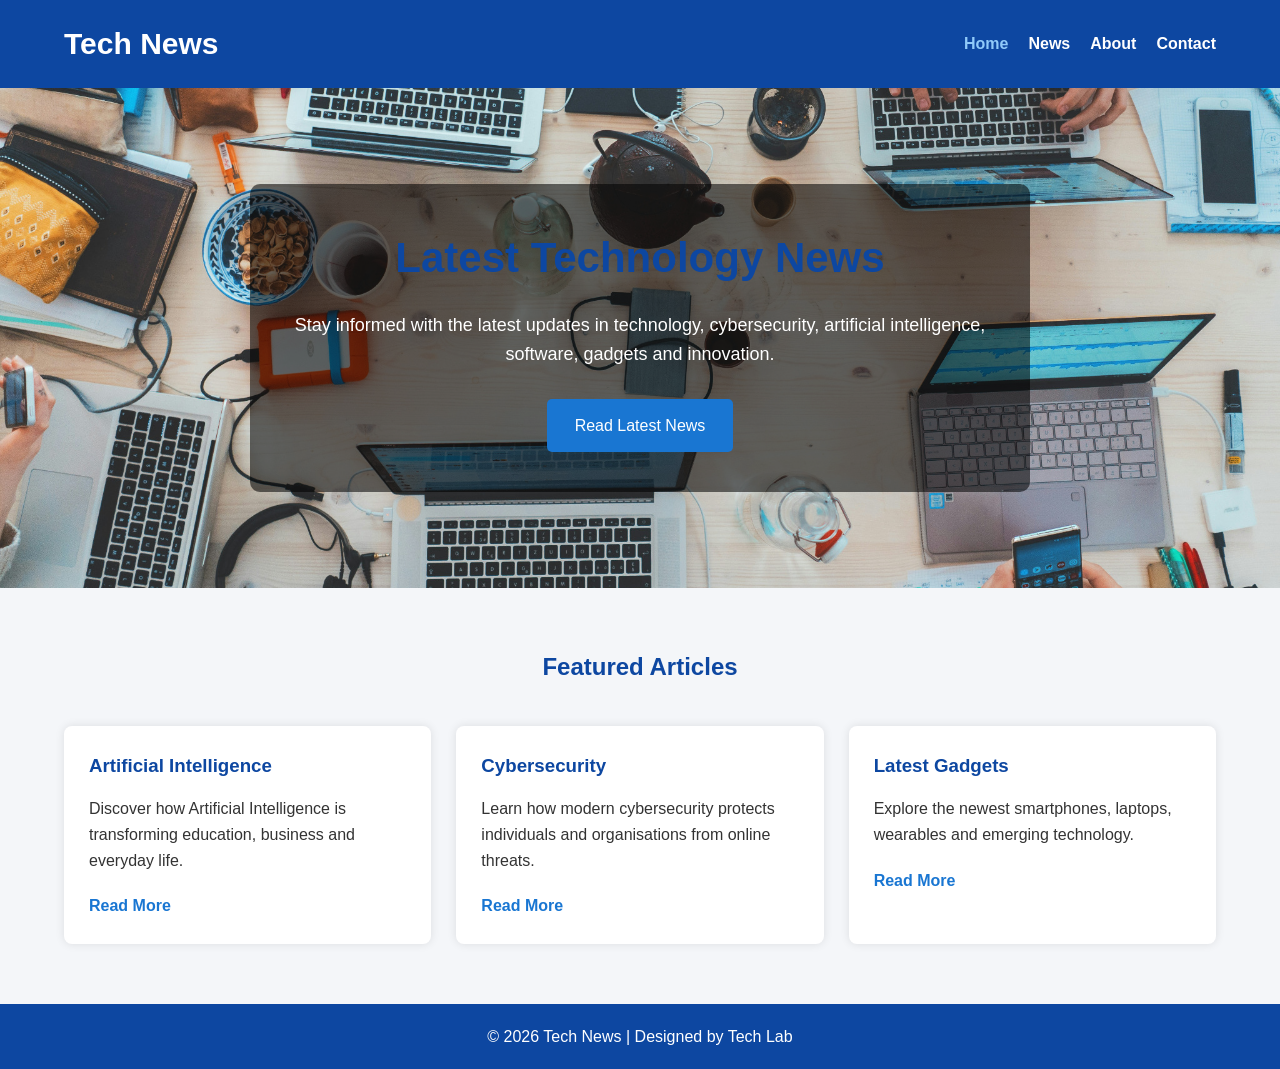
<file: index.html>
<!DOCTYPE html>
<html lang="en">

<head>

<meta charset="UTF-8">
<meta name="viewport" content="width=device-width, initial-scale=1.0">

<title>Tech News | Home</title>

<link rel="stylesheet" href="css/style.css">

</head>

<body>

<header>

<div class="container">

<h1>Tech News</h1>

<nav>

<ul>

<li><a href="index.html" class="active">Home</a></li>
<li><a href="news.html">News</a></li>
<li><a href="about.html">About</a></li>
<li><a href="contact.html">Contact</a></li>

</ul>

</nav>

</div>

</header>

<section class="hero">

<div class="hero-content">

<h2>Latest Technology News</h2>

<p>
Stay informed with the latest updates in technology,
cybersecurity, artificial intelligence,
software, gadgets and innovation.
</p>

<a href="news.html" class="button">Read Latest News</a>

</div>

</section>

<section class="featured">

<h2>Featured Articles</h2>

<div class="cards">

<div class="card">

<h3>Artificial Intelligence</h3>

<p>
Discover how Artificial Intelligence is transforming education,
business and everyday life.
</p>

<a href="news.html">Read More</a>

</div>

<div class="card">

<h3>Cybersecurity</h3>

<p>
Learn how modern cybersecurity protects individuals
and organisations from online threats.
</p>

<a href="news.html">Read More</a>

</div>

<div class="card">

<h3>Latest Gadgets</h3>

<p>
Explore the newest smartphones, laptops,
wearables and emerging technology.
</p>

<a href="news.html">Read More</a>

</div>

</div>

</section>

<footer>

<p>

&copy; 2026 Tech News | Designed by Tech Lab

</p>

</footer>

<script src="js/script.js"></script>

</body>

</html>
</file>
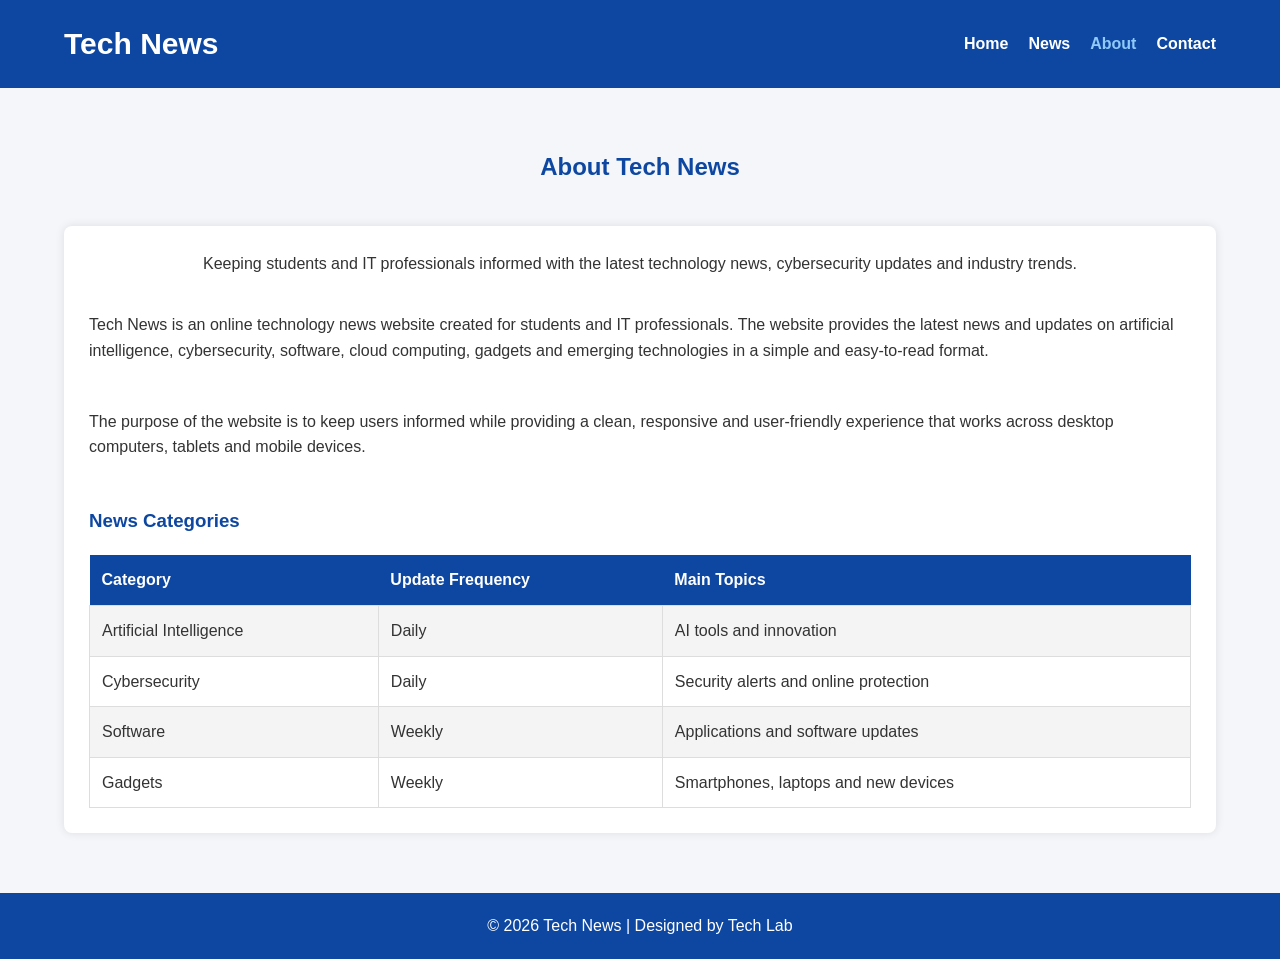
<file: about.html>
<!DOCTYPE html>
<html lang="en">

<head>
    <meta charset="UTF-8">
    <meta name="viewport" content="width=device-width, initial-scale=1.0">
    <title>Tech News | About</title>

    <link rel="stylesheet" href="css/style.css">
</head>

<body>

<header>

    <div class="container">

        <h1>Tech News</h1>

        <nav>
            <ul>
                <li><a href="index.html">Home</a></li>
                <li><a href="news.html">News</a></li>
                <li><a href="about.html" class="active">About</a></li>
                <li><a href="contact.html">Contact</a></li>
            </ul>
        </nav>

    </div>

</header>

<section class="featured">

    <h2>About Tech News</h2>

    <div class="card">

        <p style="text-align:center; margin-bottom:35px;">
         Keeping students and IT professionals informed with the latest technology news,
         cybersecurity updates and industry trends.
       </p>

        <p>
            Tech News is an online technology news website created for students and IT
            professionals. The website provides the latest news and updates on artificial
            intelligence, cybersecurity, software, cloud computing, gadgets and emerging
            technologies in a simple and easy-to-read format.
        </p>

        <br>

        <p>
            The purpose of the website is to keep users informed while providing a clean,
            responsive and user-friendly experience that works across desktop computers,
            tablets and mobile devices.
        </p>

        <br>

        <h3>News Categories</h3>

        <table>

            <tr>
                <th>Category</th>
                <th>Update Frequency</th>
                <th>Main Topics</th>
            </tr>

            <tr>
                <td>Artificial Intelligence</td>
                <td>Daily</td>
                <td>AI tools and innovation</td>
            </tr>

            <tr>
                <td>Cybersecurity</td>
                <td>Daily</td>
                <td>Security alerts and online protection</td>
            </tr>

            <tr>
                <td>Software</td>
                <td>Weekly</td>
                <td>Applications and software updates</td>
            </tr>

            <tr>
                <td>Gadgets</td>
                <td>Weekly</td>
                <td>Smartphones, laptops and new devices</td>
            </tr>

        </table>

    </div>

</section>

<footer>

    <p>&copy; 2026 Tech News | Designed by Tech Lab</p>

</footer>

<script src="js/script.js"></script>

</body>

</html>
</file>
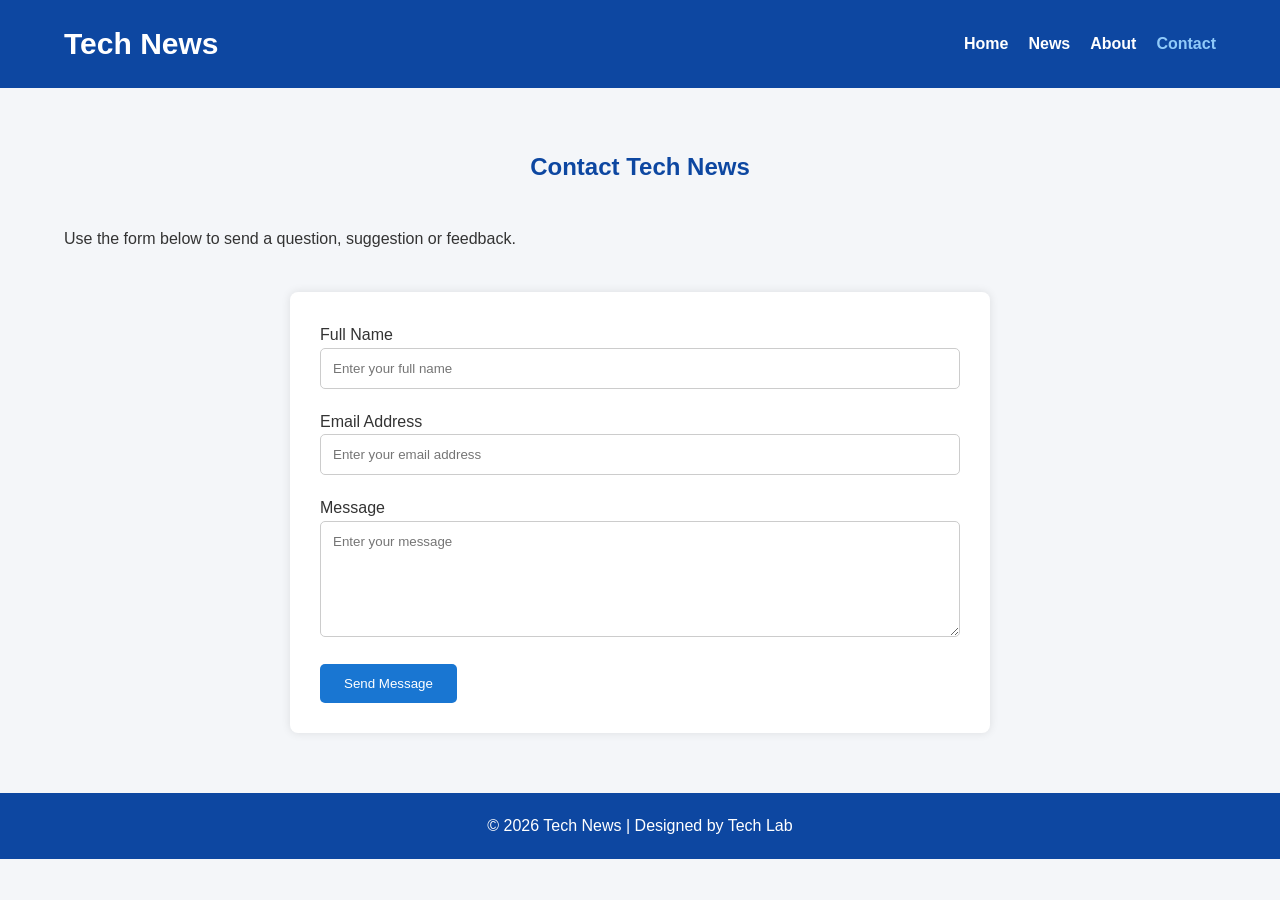
<file: contact.html>
<!DOCTYPE html>
<html lang="en">

<head>
    <meta charset="UTF-8">
    <meta name="viewport" content="width=device-width, initial-scale=1.0">

    <title>Tech News | Contact</title>

    <link rel="stylesheet" href="css/style.css">
</head>

<body>

<header>
    <div class="container">

        <h1>Tech News</h1>

        <nav>
            <ul>
                <li><a href="index.html">Home</a></li>
                <li><a href="news.html">News</a></li>
                <li><a href="about.html">About</a></li>
                <li><a href="contact.html" class="active">Contact</a></li>
            </ul>
        </nav>

    </div>
</header>

<section class="featured">

    <h2>Contact Tech News</h2>

    <p class="contact-intro">
        Use the form below to send a question, suggestion or feedback.
    </p>

    <form id="contactForm">

        <label for="name">Full Name</label>
        <input
            type="text"
            id="name"
            name="name"
            placeholder="Enter your full name"
            required
        >

        <label for="email">Email Address</label>
        <input
            type="email"
            id="email"
            name="email"
            placeholder="Enter your email address"
            required
        >

        <label for="message">Message</label>
        <textarea
            id="message"
            name="message"
            rows="6"
            placeholder="Enter your message"
            required
        ></textarea>

        <button type="submit">Send Message</button>

        <p id="formMessage"></p>

    </form>

</section>

<footer>
    <p>&copy; 2026 Tech News | Designed by Tech Lab</p>
</footer>

<script src="js/script.js"></script>

</body>

</html>
</file>
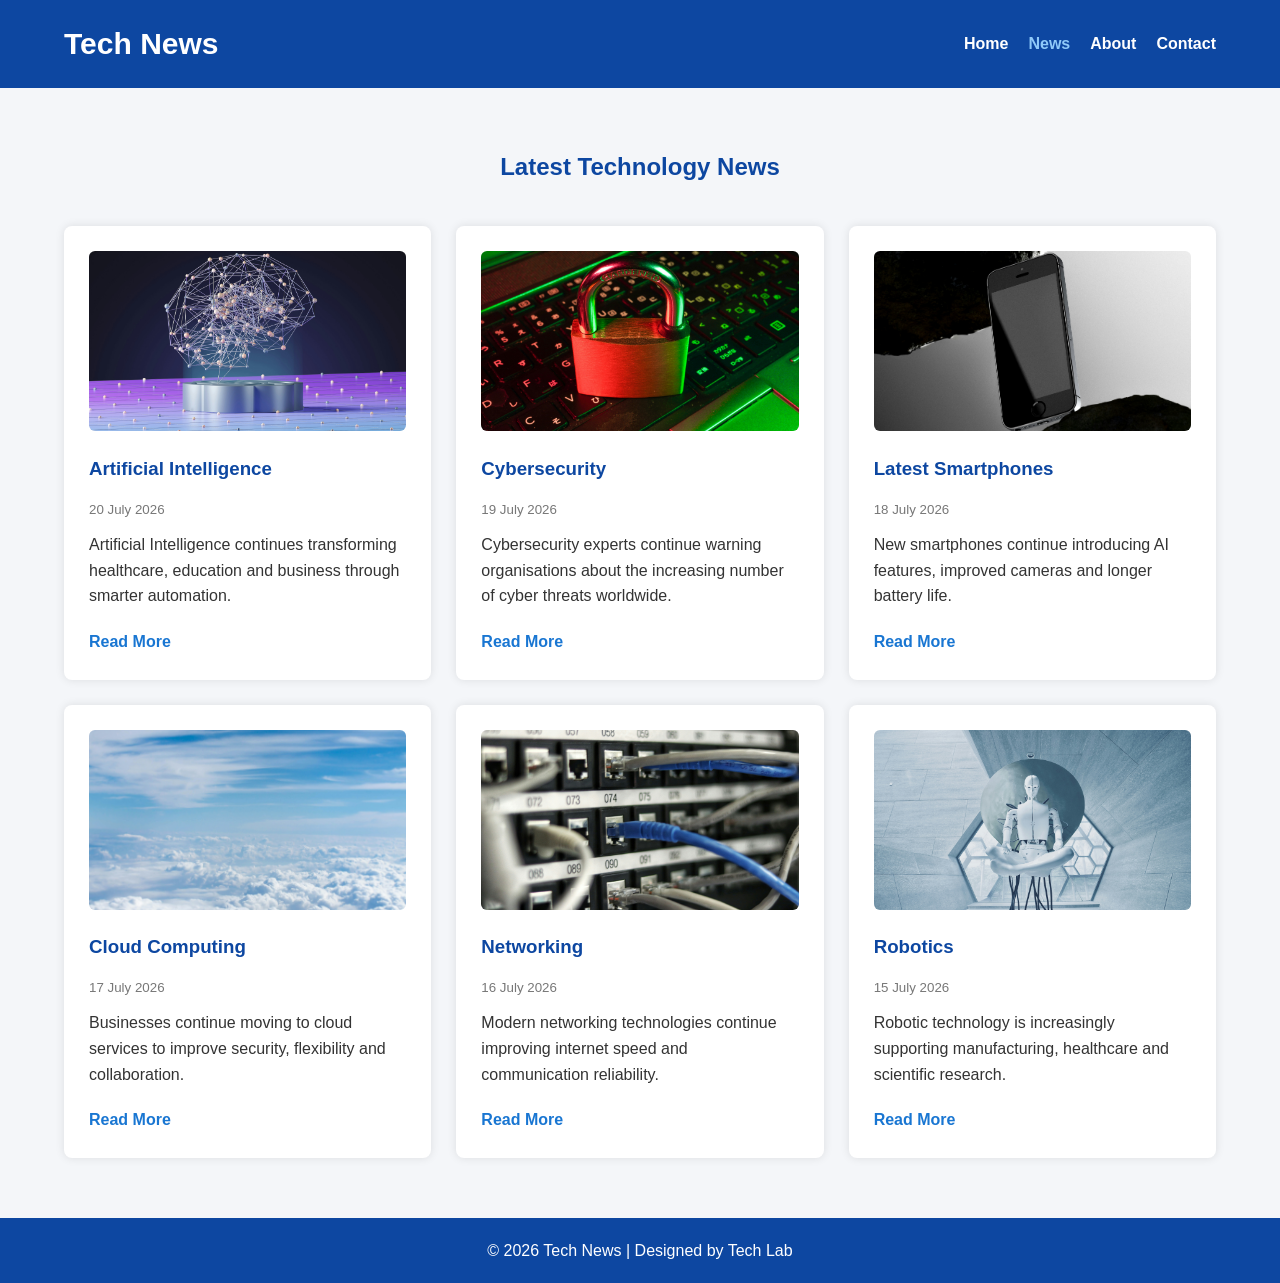
<file: news.html>
<!DOCTYPE html>
<html lang="en">

<head>

<meta charset="UTF-8">
<meta name="viewport" content="width=device-width, initial-scale=1.0">

<title>Tech News | News</title>

<link rel="stylesheet" href="css/style.css">

</head>

<body>

<header>

<div class="container">

<h1>Tech News</h1>

<nav>

<ul>

<li><a href="index.html">Home</a></li>
<li><a href="news.html" class="active">News</a></li>
<li><a href="about.html">About</a></li>
<li><a href="contact.html">Contact</a></li>

</ul>

</nav>

</div>

</header>

<section class="featured">

<h2>Latest Technology News</h2>

<div class="cards">

<div class="card">

<img src="images/ai.jpg" alt="Artificial Intelligence">

<h3>Artificial Intelligence</h3>

<small>20 July 2026</small>

<p>
Artificial Intelligence continues transforming healthcare,
education and business through smarter automation.
</p>

<a href="#">Read More</a>

</div>

<div class="card">

<img src="images/cyber.jpg" alt="Cybersecurity">

<h3>Cybersecurity</h3>

<small>19 July 2026</small>

<p>
Cybersecurity experts continue warning organisations about
the increasing number of cyber threats worldwide.
</p>

<a href="#">Read More</a>

</div>

<div class="card">

<img src="images/phone.jpg" alt="Smartphone">

<h3>Latest Smartphones</h3>

<small>18 July 2026</small>

<p>
New smartphones continue introducing AI features,
improved cameras and longer battery life.
</p>

<a href="#">Read More</a>

</div>

<div class="card">

<img src="images/cloud.jpg" alt="Cloud Computing">

<h3>Cloud Computing</h3>

<small>17 July 2026</small>

<p>
Businesses continue moving to cloud services to improve
security, flexibility and collaboration.
</p>

<a href="#">Read More</a>

</div>

<div class="card">

<img src="images/network.jpg" alt="Networking">

<h3>Networking</h3>

<small>16 July 2026</small>

<p>
Modern networking technologies continue improving
internet speed and communication reliability.
</p>

<a href="#">Read More</a>

</div>

<div class="card">

<img src="images/robot.jpg" alt="Robotics">

<h3>Robotics</h3>

<small>15 July 2026</small>

<p>
Robotic technology is increasingly supporting manufacturing,
healthcare and scientific research.
</p>

<a href="#">Read More</a>

</div>

</div>

</section>

<footer>

<p>

&copy; 2026 Tech News | Designed by Tech Lab

</p>

</footer>

<script src="js/script.js"></script>

</body>

</html>
</file>
<file: css/style.css>
/* ===== GENERAL ===== */

*{
    margin:0;
    padding:0;
    box-sizing:border-box;
    font-family:Arial, Helvetica, sans-serif;
}

body{
    background:#f4f6f9;
    color:#333;
    line-height:1.6;
}

/* ===== HEADER ===== */

header{
    background:#0d47a1;
    color:white;
    padding:20px 0;
}

.container{
    width:90%;
    max-width:1200px;
    margin:auto;
    display:flex;
    justify-content:space-between;
    align-items:center;
}

header h1{
    font-size:30px;
}

nav ul{
    list-style:none;
    display:flex;
}

nav ul li{
    margin-left:20px;
}

nav ul li a{
    color:white;
    text-decoration:none;
    font-weight:bold;
}

nav ul li a:hover,
.active{
    color:#90caf9;
}

/* ===== HERO ===== */

.hero{
    background:url("../images/hero.jpg") center center/cover no-repeat;
    height:500px;
    display:flex;
    justify-content:center;
    align-items:center;
    text-align:center;
}

.hero-content{
    background:rgba(0,0,0,.55);
    color:white;
    padding:40px;
    border-radius:10px;
}

.hero-content h2{
    color:white;
}


.hero h2{
    font-size:42px;
    color:#0d47a1;
    margin-bottom:20px;
}

.hero p{
    font-size:18px;
    max-width:700px;
    margin:auto;
    margin-bottom:30px;
}

.button{
    background:#1976d2;
    color:white;
    text-decoration:none;
    padding:14px 28px;
    border-radius:5px;
    display:inline-block;
}

.button:hover{
    background:#0d47a1;
}

/* ===== FEATURED NEWS ===== */

.featured{
    width:90%;
    max-width:1200px;
    margin:60px auto;
}

.featured h2{
    text-align:center;
    color:#0d47a1;
    margin-bottom:40px;
}

.cards{
    display:grid;
    grid-template-columns:repeat(auto-fit,minmax(280px,1fr));
    gap:25px;
}

.card{
    background:white;
    padding:25px;
    border-radius:8px;
    box-shadow:0 0 10px rgba(0,0,0,.1);
}

.card h3{
    color:#0d47a1;
    margin-bottom:15px;
}

.card p{
    margin-bottom:20px;
}

.card a{
    text-decoration:none;
    color:#1976d2;
    font-weight:bold;
}

/* ===== FOOTER ===== */

footer{
    background:#0d47a1;
    color:white;
    text-align:center;
    padding:20px;
    margin-top:50px;
}

/* ===== CONTACT FORM ===== */

form{
    background:white;
    max-width:700px;
    margin:40px auto;
    padding:30px;
    border-radius:8px;
    box-shadow:0 0 10px rgba(0,0,0,.1);
}

input,
textarea{
    width:100%;
    padding:12px;
    margin-bottom:20px;
    border:1px solid #ccc;
    border-radius:5px;
}

button{
    background:#1976d2;
    color:white;
    border:none;
    padding:12px 24px;
    cursor:pointer;
    border-radius:5px;
}

button:hover{
    background:#0d47a1;
}

/* ===== RESPONSIVE ===== */

@media(max-width:768px){

.container{
    flex-direction:column;
}

nav ul{
    flex-direction:column;
    margin-top:15px;
}

nav ul li{
    margin:10px 0;
}

.hero h2{
    font-size:32px;
}

}/* ===== NEWS PAGE ===== */

.news-title{
    text-align:center;
    margin:50px 0 20px;
    color:#0d47a1;
}

.card{
    transition:0.3s;
}

.card:hover{
    transform:translateY(-5px);
}
/* ===== ABOUT TABLE ===== */

table{
    width:100%;
    border-collapse:collapse;
    margin-top:20px;
}

table th{
    background:#0d47a1;
    color:white;
    padding:12px;
    text-align:left;
}

table td{
    border:1px solid #ddd;
    padding:12px;
}

table tr:nth-child(even){
    background:#f4f4f4;
}

table tr:hover{
    background:#e9f2ff;
}

/* NEWS IMAGES */

.card img{
    width:100%;
    height:180px;
    object-fit:cover;
    border-radius:6px;
    margin-bottom:15px;
}

small{
    color:#777;
    display:block;
    margin-bottom:12px;
}
</file>
